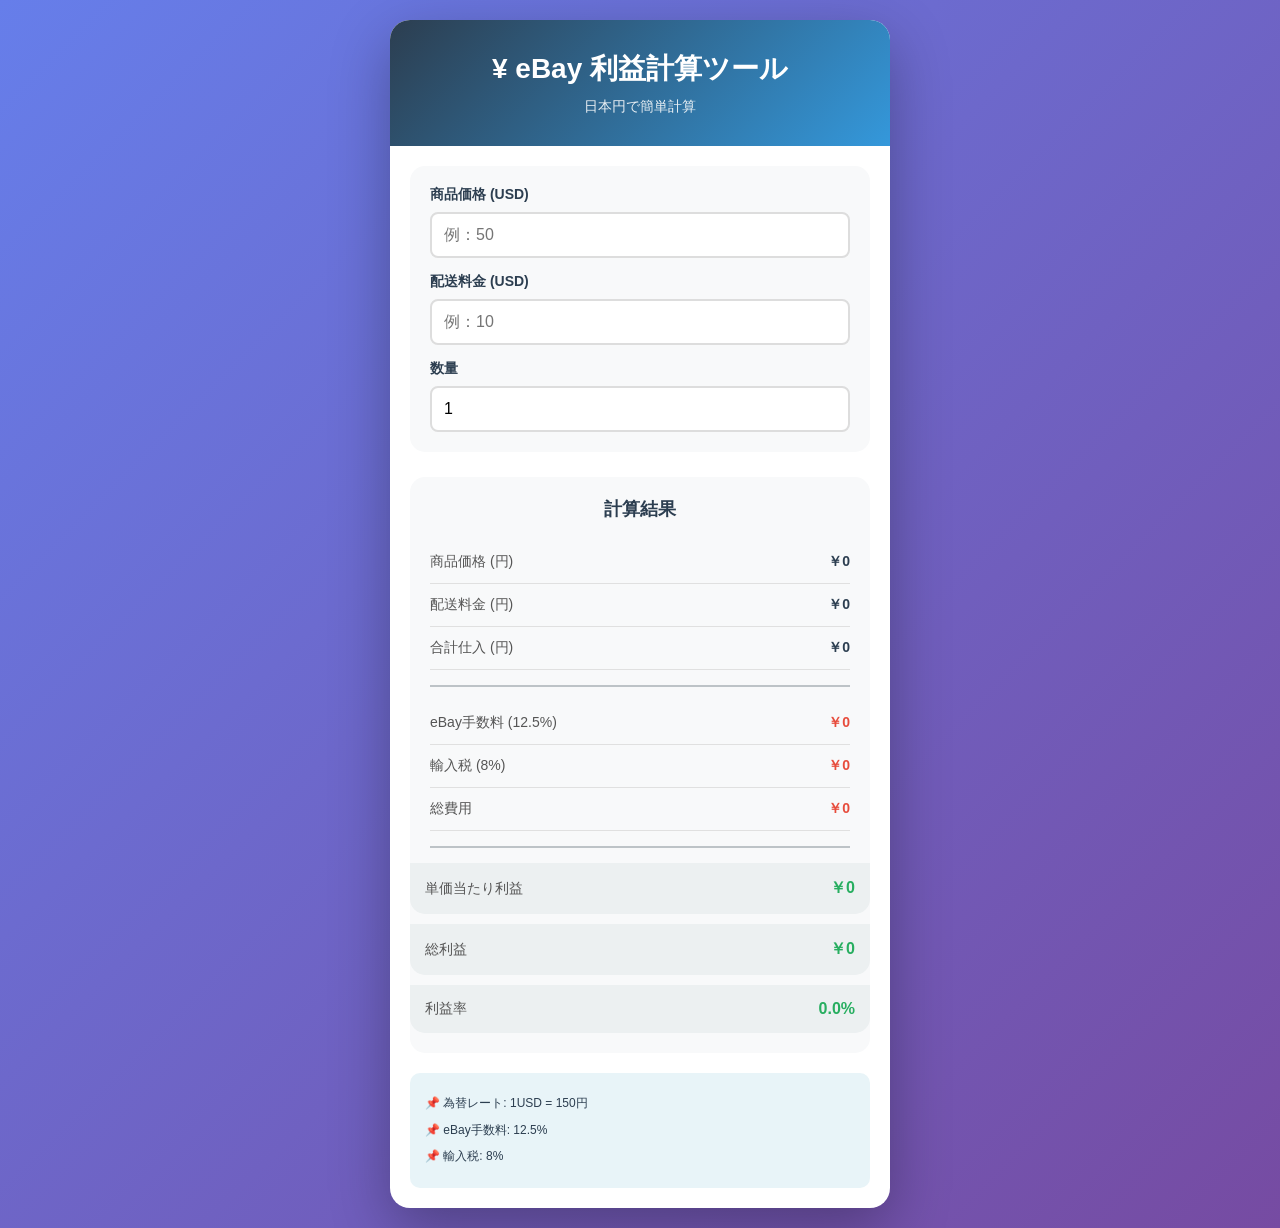
<file: index.html>
<!DOCTYPE html>
<html lang="ja">
<head>
    <meta charset="UTF-8">
    <meta name="viewport" content="width=device-width, initial-scale=1.0">
    <meta name="description" content="eBay利益計算ツール">
    <meta name="theme-color" content="#2c3e50">
    <title>eBay 利益計算ツール</title>
    <link rel="manifest" href="manifest.json">
    <link rel="icon" href="data:image/svg+xml,<svg xmlns='http://www.w3.org/2000/svg' viewBox='0 0 192 192'><rect fill='%232c3e50' width='192' height='192'/><text x='50%' y='50%' font-size='100' fill='%23fff' text-anchor='middle' dy='.3em'>¥</text></svg>">
    <link rel="stylesheet" href="styles.css">
</head>
<body>
    <div class="container">
        <header>
            <h1>¥ eBay 利益計算ツール</h1>
            <p class="subtitle">日本円で簡単計算</p>
        </header>

        <main>
            <section class="input-section">
                <div class="input-group">
                    <label for="itemPrice">商品価格 (USD)</label>
                    <input type="number" id="itemPrice" placeholder="例：50" min="0" step="0.01">
                </div>

                <div class="input-group">
                    <label for="shippingCost">配送料金 (USD)</label>
                    <input type="number" id="shippingCost" placeholder="例：10" min="0" step="0.01">
                </div>

                <div class="input-group">
                    <label for="quantity">数量</label>
                    <input type="number" id="quantity" placeholder="例：1" min="1" step="1" value="1">
                </div>
            </section>

            <section class="output-section">
                <div class="result">
                    <h2>計算結果</h2>
                    
                    <div class="result-item">
                        <span class="label">商品価格 (円)</span>
                        <span class="value" id="priceJPY">0円</span>
                    </div>

                    <div class="result-item">
                        <span class="label">配送料金 (円)</span>
                        <span class="value" id="shippingJPY">0円</span>
                    </div>

                    <div class="result-item">
                        <span class="label">合計仕入 (円)</span>
                        <span class="value" id="totalCost">0円</span>
                    </div>

                    <div class="separator"></div>

                    <div class="result-item">
                        <span class="label">eBay手数料 (12.5%)</span>
                        <span class="value error" id="ebayFee">0円</span>
                    </div>

                    <div class="result-item">
                        <span class="label">輸入税 (8%)</span>
                        <span class="value error" id="importTax">0円</span>
                    </div>

                    <div class="result-item">
                        <span class="label">総費用</span>
                        <span class="value error" id="totalExpense">0円</span>
                    </div>

                    <div class="separator"></div>

                    <div class="result-item highlight">
                        <span class="label">単価当たり利益</span>
                        <span class="value profit" id="profitPerUnit">0円</span>
                    </div>

                    <div class="result-item highlight">
                        <span class="label">総利益</span>
                        <span class="value profit" id="totalProfit">0円</span>
                    </div>

                    <div class="result-item highlight">
                        <span class="label">利益率</span>
                        <span class="value profit" id="profitMargin">0%</span>
                    </div>
                </div>
            </section>

            <footer class="info">
                <p>📌 為替レート: 1USD = 150円</p>
                <p>📌 eBay手数料: 12.5%</p>
                <p>📌 輸入税: 8%</p>
            </footer>
        </main>
    </div>

    <script src="script.js"></script>
</body>
</html>
</file>
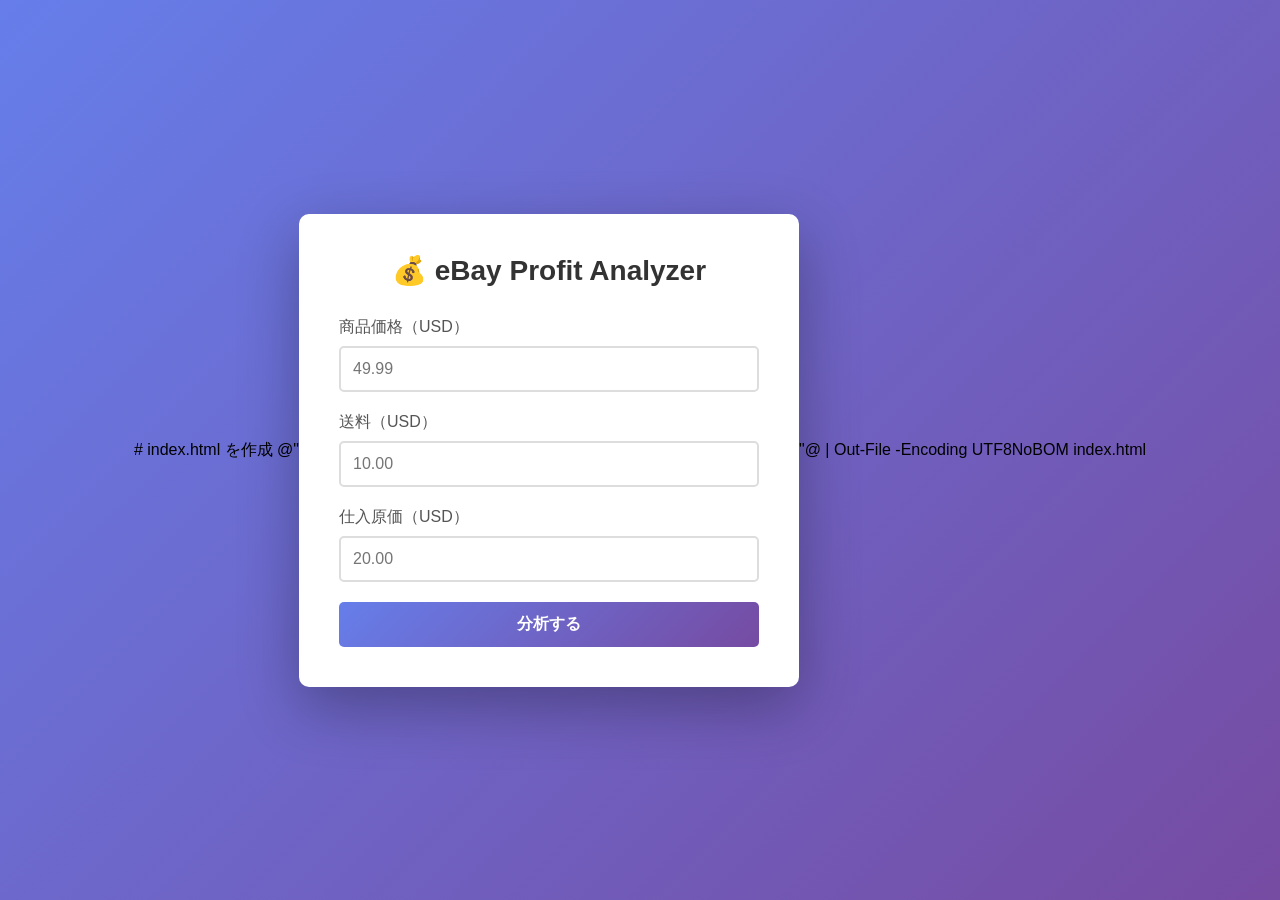
<file: docs/index.html>
# index.html を作成
@"
<!DOCTYPE html>
<html lang="ja">
<head>
    <meta charset="UTF-8">
    <meta name="viewport" content="width=device-width, initial-scale=1.0">
    <title>eBay Profit Analyzer</title>
    <style>
        * {
            margin: 0;
            padding: 0;
            box-sizing: border-box;
        }
        
        body {
            font-family: 'Segoe UI', Tahoma, Geneva, Verdana, sans-serif;
            background: linear-gradient(135deg, #667eea 0%, #764ba2 100%);
            min-height: 100vh;
            display: flex;
            justify-content: center;
            align-items: center;
            padding: 20px;
        }
        
        .container {
            background: white;
            border-radius: 10px;
            box-shadow: 0 20px 60px rgba(0,0,0,0.3);
            padding: 40px;
            max-width: 500px;
            width: 100%;
        }
        
        h1 {
            color: #333;
            margin-bottom: 30px;
            text-align: center;
            font-size: 28px;
        }
        
        .form-group {
            margin-bottom: 20px;
        }
        
        label {
            display: block;
            margin-bottom: 8px;
            color: #555;
            font-weight: 500;
        }
        
        input {
            width: 100%;
            padding: 12px;
            border: 2px solid #ddd;
            border-radius: 5px;
            font-size: 16px;
            transition: border-color 0.3s;
        }
        
        input:focus {
            outline: none;
            border-color: #667eea;
        }
        
        button {
            width: 100%;
            padding: 12px;
            background: linear-gradient(135deg, #667eea 0%, #764ba2 100%);
            color: white;
            border: none;
            border-radius: 5px;
            font-size: 16px;
            font-weight: 600;
            cursor: pointer;
            transition: transform 0.2s;
        }
        
        button:hover {
            transform: translateY(-2px);
        }
        
        button:active {
            transform: translateY(0);
        }
        
        .result {
            margin-top: 30px;
            padding: 20px;
            background: #f8f9fa;
            border-radius: 5px;
            display: none;
        }
        
        .result.show {
            display: block;
        }
        
        .result-item {
            margin-bottom: 15px;
            padding-bottom: 15px;
            border-bottom: 1px solid #ddd;
        }
        
        .result-item:last-child {
            border-bottom: none;
            margin-bottom: 0;
            padding-bottom: 0;
        }
        
        .result-label {
            color: #666;
            font-size: 14px;
            margin-bottom: 5px;
        }
        
        .result-value {
            color: #333;
            font-size: 18px;
            font-weight: 600;
        }
        
        .profit {
            color: #28a745;
        }
        
        .loss {
            color: #dc3545;
        }
        
        .error {
            color: #dc3545;
            margin-top: 20px;
            padding: 15px;
            background: #f8d7da;
            border-radius: 5px;
            display: none;
        }
        
        .error.show {
            display: block;
        }
        
        .loading {
            display: none;
            text-align: center;
            margin-top: 20px;
        }
        
        .loading.show {
            display: block;
        }
        
        .spinner {
            border: 4px solid #f3f3f3;
            border-top: 4px solid #667eea;
            border-radius: 50%;
            width: 40px;
            height: 40px;
            animation: spin 1s linear infinite;
            margin: 0 auto;
        }
        
        @keyframes spin {
            0% { transform: rotate(0deg); }
            100% { transform: rotate(360deg); }
        }
    </style>
</head>
<body>
    <div class="container">
        <h1>💰 eBay Profit Analyzer</h1>
        
        <form id="analyzerForm">
            <div class="form-group">
                <label for="itemPrice">商品価格（USD）</label>
                <input type="number" id="itemPrice" placeholder="49.99" step="0.01" required>
            </div>
            
            <div class="form-group">
                <label for="shippingCost">送料（USD）</label>
                <input type="number" id="shippingCost" placeholder="10.00" step="0.01" required>
            </div>
            
            <div class="form-group">
                <label for="totalCost">仕入原価（USD）</label>
                <input type="number" id="totalCost" placeholder="20.00" step="0.01" required>
            </div>
            
            <button type="submit">分析する</button>
        </form>
        
        <div class="loading" id="loading">
            <div class="spinner"></div>
            <p>計算中...</p>
        </div>
        
        <div class="error" id="error"></div>
        
        <div class="result" id="result">
            <div class="result-item">
                <div class="result-label">売上金額</div>
                <div class="result-value">$<span id="revenue">0.00</span></div>
            </div>
            
            <div class="result-item">
                <div class="result-label">総コスト</div>
                <div class="result-value">$<span id="totalExpense">0.00</span></div>
            </div>
            
            <div class="result-item">
                <div class="result-label">利益</div>
                <div class="result-value" id="profitDisplay">$<span id="profit">0.00</span></div>
            </div>
            
            <div class="result-item">
                <div class="result-label">利益率</div>
                <div class="result-value" id="marginDisplay"><span id="margin">0.00</span>%</div>
            </div>
        </div>
    </div>
    
    <script>
        // Vercel API URL
        const API_URL = 'https://ebay-analyzer-inky.vercel.app/api';
        
        const form = document.getElementById('analyzerForm');
        const loading = document.getElementById('loading');
        const error = document.getElementById('error');
        const result = document.getElementById('result');
        
        form.addEventListener('submit', async (e) => {
            e.preventDefault();
            
            const itemPrice = parseFloat(document.getElementById('itemPrice').value);
            const shippingCost = parseFloat(document.getElementById('shippingCost').value);
            const totalCost = parseFloat(document.getElementById('totalCost').value);
            
            // エラーをリセット
            error.classList.remove('show');
            result.classList.remove('show');
            
            // ローディング表示
            loading.classList.add('show');
            
            try {
                const response = await fetch(API_URL, {
                    method: 'POST',
                    headers: {
                        'Content-Type': 'application/json',
                    },
                    body: JSON.stringify({
                        item_price: itemPrice,
                        shipping_cost: shippingCost,
                        total_cost: totalCost
                    })
                });
                
                if (!response.ok) {
                    throw new Error('API エラー: ' + response.statusText);
                }
                
                const data = await response.json();
                
                // 結果を表示
                document.getElementById('revenue').textContent = data.revenue.toFixed(2);
                document.getElementById('totalExpense').textContent = data.total_expense.toFixed(2);
                document.getElementById('profit').textContent = data.profit.toFixed(2);
                document.getElementById('margin').textContent = data.margin.toFixed(2);
                
                // 利益/損失で色分け
                const profitDisplay = document.getElementById('profitDisplay');
                const marginDisplay = document.getElementById('marginDisplay');
                
                if (data.profit >= 0) {
                    profitDisplay.classList.remove('loss');
                    profitDisplay.classList.add('profit');
                    marginDisplay.classList.remove('loss');
                    marginDisplay.classList.add('profit');
                } else {
                    profitDisplay.classList.remove('profit');
                    profitDisplay.classList.add('loss');
                    marginDisplay.classList.remove('profit');
                    marginDisplay.classList.add('loss');
                }
                
                result.classList.add('show');
                
            } catch (err) {
                error.textContent = '❌ エラーが発生しました: ' + err.message;
                error.classList.add('show');
            } finally {
                loading.classList.remove('show');
            }
        });
    </script>
</body>
</html>
"@ | Out-File -Encoding UTF8NoBOM index.html
</file>
<file: styles.css>
* {
    margin: 0;
    padding: 0;
    box-sizing: border-box;
}

body {
    font-family: 'Segoe UI', Tahoma, Geneva, Verdana, sans-serif;
    background: linear-gradient(135deg, #667eea 0%, #764ba2 100%);
    min-height: 100vh;
    padding: 20px;
    color: #333;
}

.container {
    max-width: 500px;
    margin: 0 auto;
    background: white;
    border-radius: 20px;
    box-shadow: 0 20px 60px rgba(0, 0, 0, 0.3);
    overflow: hidden;
    animation: slideUp 0.5s ease-out;
}

@keyframes slideUp {
    from {
        opacity: 0;
        transform: translateY(30px);
    }
    to {
        opacity: 1;
        transform: translateY(0);
    }
}

header {
    background: linear-gradient(135deg, #2c3e50 0%, #3498db 100%);
    color: white;
    padding: 30px 20px;
    text-align: center;
}

header h1 {
    font-size: 28px;
    margin-bottom: 10px;
    font-weight: 700;
}

header .subtitle {
    font-size: 14px;
    opacity: 0.9;
}

main {
    padding: 20px;
}

.input-section {
    background: #f8f9fa;
    padding: 20px;
    border-radius: 15px;
    margin-bottom: 25px;
}

.input-group {
    margin-bottom: 15px;
}

.input-group:last-child {
    margin-bottom: 0;
}

label {
    display: block;
    font-weight: 600;
    margin-bottom: 8px;
    color: #2c3e50;
    font-size: 14px;
}

input[type="number"] {
    width: 100%;
    padding: 12px;
    border: 2px solid #ddd;
    border-radius: 8px;
    font-size: 16px;
    transition: border-color 0.3s;
}

input[type="number"]:focus {
    outline: none;
    border-color: #3498db;
    background: #f0f7ff;
}

.output-section {
    margin-bottom: 20px;
}

.result {
    background: #f8f9fa;
    padding: 20px;
    border-radius: 15px;
}

.result h2 {
    font-size: 18px;
    margin-bottom: 20px;
    color: #2c3e50;
    text-align: center;
}

.result-item {
    display: flex;
    justify-content: space-between;
    align-items: center;
    padding: 12px 0;
    border-bottom: 1px solid #e0e0e0;
    font-size: 14px;
}

.result-item:last-child {
    border-bottom: none;
}

.result-item .label {
    color: #555;
    font-weight: 500;
}

.result-item .value {
    font-weight: 700;
    color: #2c3e50;
}

.result-item .value.error {
    color: #e74c3c;
}

.result-item .value.profit {
    color: #27ae60;
    font-size: 16px;
}

.result-item.highlight {
    background: #ecf0f1;
    padding: 15px;
    margin: 10px -20px 0 -20px;
    border-radius: 0 0 15px 15px;
    border-bottom: none;
}

.separator {
    height: 2px;
    background: #bdc3c7;
    margin: 15px 0;
}

.info {
    background: #e8f4f8;
    padding: 15px;
    border-radius: 10px;
    font-size: 12px;
    color: #2c3e50;
    line-height: 1.8;
}

.info p {
    margin: 5px 0;
}

@media (max-width: 480px) {
    header h1 {
        font-size: 24px;
    }

    .container {
        border-radius: 15px;
    }

    .result-item {
        font-size: 13px;
    }

    .result-item .value.profit {
        font-size: 15px;
    }
}

@media (prefers-reduced-motion: reduce) {
    .container {
        animation: none;
    }
}
</file>
